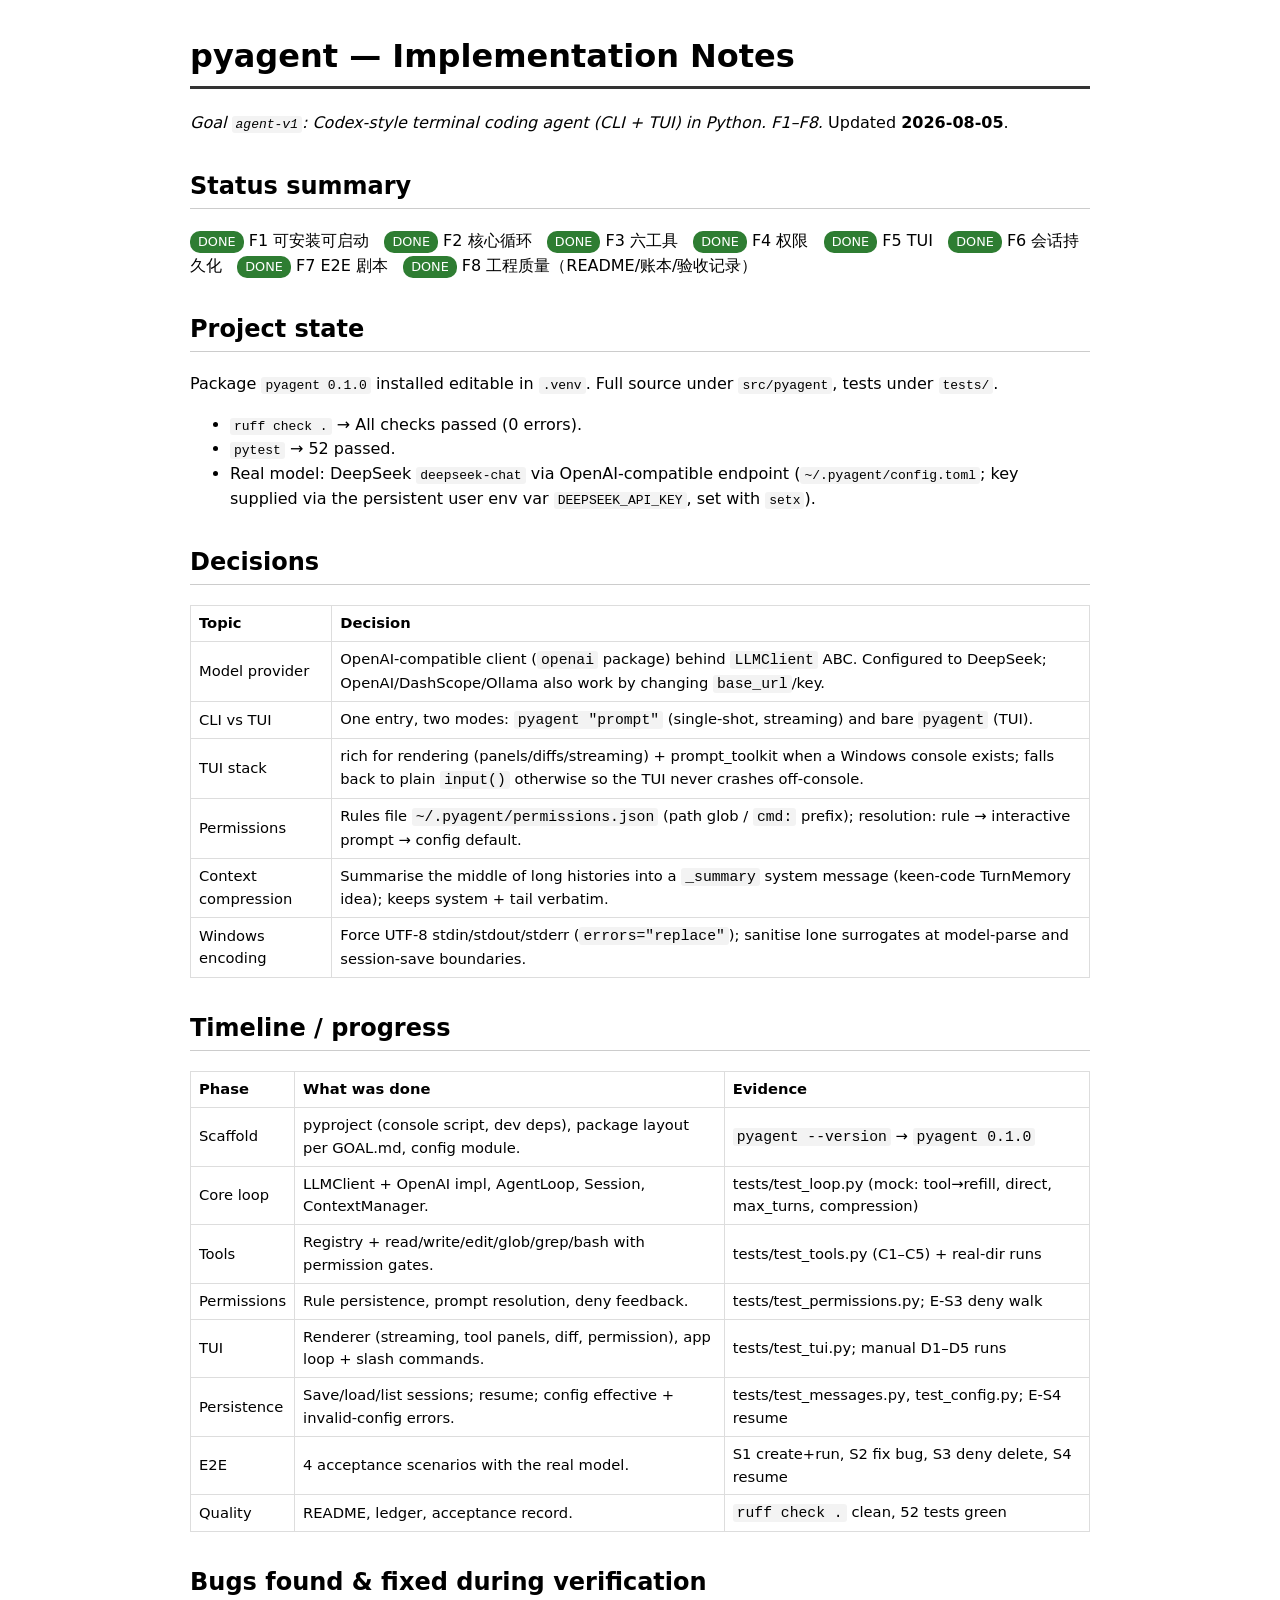
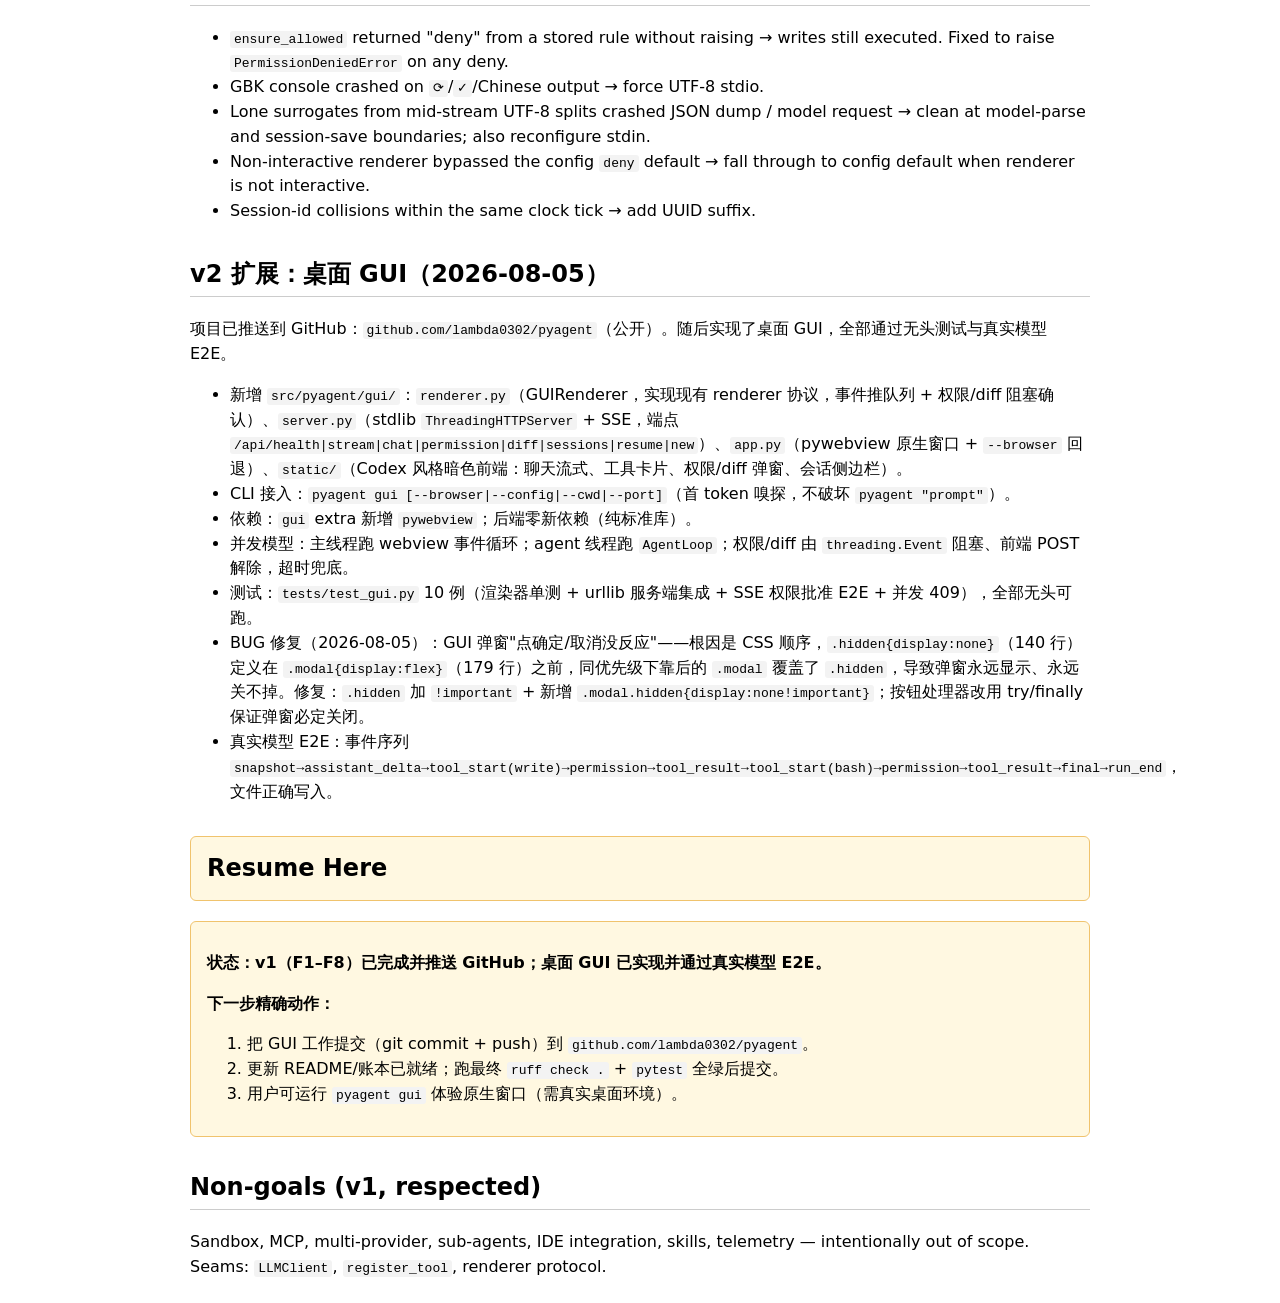
<file: implementation-notes.html>
<!DOCTYPE html>
<html lang="zh">
<head>
<meta charset="utf-8">
<title>pyagent — Implementation Notes (Agent Ledger)</title>
<style>
  body { font-family: system-ui, sans-serif; max-width: 900px; margin: 2rem auto; padding: 0 1rem; line-height: 1.55; }
  h1 { border-bottom: 3px solid #333; padding-bottom: .3rem; }
  h2 { margin-top: 2rem; border-bottom: 1px solid #ccc; padding-bottom: .2rem; }
  .status { display: inline-block; padding: 1px 8px; border-radius: 10px; font-size: .8rem; color: #fff; }
  .done { background: #2e7d32; } .doing { background: #e65100; } .blocked { background: #b71c1c; }
  table { border-collapse: collapse; width: 100%; } th, td { border: 1px solid #ddd; padding: 6px 8px; text-align: left; font-size: .92rem; }
  code { background: #f3f3f3; padding: 1px 4px; border-radius: 3px; }
  .resume { background: #fff8e1; border: 1px solid #f0c36d; padding: .8rem 1rem; border-radius: 6px; }
</style>
</head>
<body>

<h1>pyagent — Implementation Notes</h1>
<p><em>Goal <code>agent-v1</code>: Codex-style terminal coding agent (CLI + TUI) in Python. F1–F8.</em> Updated <strong>2026-08-05</strong>.</p>

<h2>Status summary</h2>
<p>
  <span class="status done">DONE</span> F1 可安装可启动 &nbsp;
  <span class="status done">DONE</span> F2 核心循环 &nbsp;
  <span class="status done">DONE</span> F3 六工具 &nbsp;
  <span class="status done">DONE</span> F4 权限 &nbsp;
  <span class="status done">DONE</span> F5 TUI &nbsp;
  <span class="status done">DONE</span> F6 会话持久化 &nbsp;
  <span class="status done">DONE</span> F7 E2E 剧本 &nbsp;
  <span class="status done">DONE</span> F8 工程质量（README/账本/验收记录）
</p>

<h2>Project state</h2>
<p>Package <code>pyagent 0.1.0</code> installed editable in <code>.venv</code>. Full source under <code>src/pyagent</code>, tests under <code>tests/</code>.</p>
<ul>
  <li><code>ruff check .</code> → All checks passed (0 errors).</li>
  <li><code>pytest</code> → 52 passed.</li>
  <li>Real model: DeepSeek <code>deepseek-chat</code> via OpenAI-compatible endpoint (<code>~/.pyagent/config.toml</code>; key supplied via the persistent user env var <code>DEEPSEEK_API_KEY</code>, set with <code>setx</code>).</li>
</ul>

<h2>Decisions</h2>
<table>
  <tr><th>Topic</th><th>Decision</th></tr>
  <tr><td>Model provider</td><td>OpenAI-compatible client (<code>openai</code> package) behind <code>LLMClient</code> ABC. Configured to DeepSeek; OpenAI/DashScope/Ollama also work by changing <code>base_url</code>/key.</td></tr>
  <tr><td>CLI vs TUI</td><td>One entry, two modes: <code>pyagent "prompt"</code> (single-shot, streaming) and bare <code>pyagent</code> (TUI).</td></tr>
  <tr><td>TUI stack</td><td>rich for rendering (panels/diffs/streaming) + prompt_toolkit when a Windows console exists; falls back to plain <code>input()</code> otherwise so the TUI never crashes off-console.</td></tr>
  <tr><td>Permissions</td><td>Rules file <code>~/.pyagent/permissions.json</code> (path glob / <code>cmd:</code> prefix); resolution: rule → interactive prompt → config default.</td></tr>
  <tr><td>Context compression</td><td>Summarise the middle of long histories into a <code>_summary</code> system message (keen-code TurnMemory idea); keeps system + tail verbatim.</td></tr>
  <tr><td>Windows encoding</td><td>Force UTF-8 stdin/stdout/stderr (<code>errors="replace"</code>); sanitise lone surrogates at model-parse and session-save boundaries.</td></tr>
</table>

<h2>Timeline / progress</h2>
<table>
  <tr><th>Phase</th><th>What was done</th><th>Evidence</th></tr>
  <tr><td>Scaffold</td><td>pyproject (console script, dev deps), package layout per GOAL.md, config module.</td><td><code>pyagent --version</code> → <code>pyagent 0.1.0</code></td></tr>
  <tr><td>Core loop</td><td>LLMClient + OpenAI impl, AgentLoop, Session, ContextManager.</td><td>tests/test_loop.py (mock: tool→refill, direct, max_turns, compression)</td></tr>
  <tr><td>Tools</td><td>Registry + read/write/edit/glob/grep/bash with permission gates.</td><td>tests/test_tools.py (C1–C5) + real-dir runs</td></tr>
  <tr><td>Permissions</td><td>Rule persistence, prompt resolution, deny feedback.</td><td>tests/test_permissions.py; E-S3 deny walk</td></tr>
  <tr><td>TUI</td><td>Renderer (streaming, tool panels, diff, permission), app loop + slash commands.</td><td>tests/test_tui.py; manual D1–D5 runs</td></tr>
  <tr><td>Persistence</td><td>Save/load/list sessions; resume; config effective + invalid-config errors.</td><td>tests/test_messages.py, test_config.py; E-S4 resume</td></tr>
  <tr><td>E2E</td><td>4 acceptance scenarios with the real model.</td><td>S1 create+run, S2 fix bug, S3 deny delete, S4 resume</td></tr>
  <tr><td>Quality</td><td>README, ledger, acceptance record.</td><td><code>ruff check .</code> clean, 52 tests green</td></tr>
</table>

<h2>Bugs found &amp; fixed during verification</h2>
<ul>
  <li><code>ensure_allowed</code> returned "deny" from a stored rule without raising → writes still executed. Fixed to raise <code>PermissionDeniedError</code> on any deny.</li>
  <li>GBK console crashed on <code>⟳</code>/<code>✓</code>/Chinese output → force UTF-8 stdio.</li>
  <li>Lone surrogates from mid-stream UTF-8 splits crashed JSON dump / model request → clean at model-parse and session-save boundaries; also reconfigure stdin.</li>
  <li>Non-interactive renderer bypassed the config <code>deny</code> default → fall through to config default when renderer is not interactive.</li>
  <li>Session-id collisions within the same clock tick → add UUID suffix.</li>
</ul>

<h2>v2 扩展：桌面 GUI（2026-08-05）</h2>
<p>项目已推送到 GitHub：<code>github.com/lambda0302/pyagent</code>（公开）。随后实现了桌面 GUI，全部通过无头测试与真实模型 E2E。</p>
<ul>
  <li>新增 <code>src/pyagent/gui/</code>：<code>renderer.py</code>（GUIRenderer，实现现有 renderer 协议，事件推队列 + 权限/diff 阻塞确认）、<code>server.py</code>（stdlib <code>ThreadingHTTPServer</code> + SSE，端点 <code>/api/health|stream|chat|permission|diff|sessions|resume|new</code>）、<code>app.py</code>（pywebview 原生窗口 + <code>--browser</code> 回退）、<code>static/</code>（Codex 风格暗色前端：聊天流式、工具卡片、权限/diff 弹窗、会话侧边栏）。</li>
  <li>CLI 接入：<code>pyagent gui [--browser|--config|--cwd|--port]</code>（首 token 嗅探，不破坏 <code>pyagent "prompt"</code>）。</li>
  <li>依赖：<code>gui</code> extra 新增 <code>pywebview</code>；后端零新依赖（纯标准库）。</li>
  <li>并发模型：主线程跑 webview 事件循环；agent 线程跑 <code>AgentLoop</code>；权限/diff 由 <code>threading.Event</code> 阻塞、前端 POST 解除，超时兜底。</li>
  <li>测试：<code>tests/test_gui.py</code> 10 例（渲染器单测 + urllib 服务端集成 + SSE 权限批准 E2E + 并发 409），全部无头可跑。</li>
  <li>BUG 修复（2026-08-05）：GUI 弹窗"点确定/取消没反应"——根因是 CSS 顺序，<code>.hidden{display:none}</code>（140 行）定义在 <code>.modal{display:flex}</code>（179 行）之前，同优先级下靠后的 <code>.modal</code> 覆盖了 <code>.hidden</code>，导致弹窗永远显示、永远关不掉。修复：<code>.hidden</code> 加 <code>!important</code> + 新增 <code>.modal.hidden{display:none!important}</code>；按钮处理器改用 try/finally 保证弹窗必定关闭。</li>
  <li>真实模型 E2E：事件序列 <code>snapshot→assistant_delta→tool_start(write)→permission→tool_result→tool_start(bash)→permission→tool_result→final→run_end</code>，文件正确写入。</li>
</ul>

<h2 class="resume">Resume Here</h2>
<div class="resume">
  <p><strong>状态：v1（F1–F8）已完成并推送 GitHub；桌面 GUI 已实现并通过真实模型 E2E。</strong></p>
  <p><strong>下一步精确动作：</strong></p>
  <ol>
    <li>把 GUI 工作提交（git commit + push）到 <code>github.com/lambda0302/pyagent</code>。</li>
    <li>更新 README/账本已就绪；跑最终 <code>ruff check .</code> + <code>pytest</code> 全绿后提交。</li>
    <li>用户可运行 <code>pyagent gui</code> 体验原生窗口（需真实桌面环境）。</li>
  </ol>
</div>

<h2>Non-goals (v1, respected)</h2>
<p>Sandbox, MCP, multi-provider, sub-agents, IDE integration, skills, telemetry — intentionally out of scope. Seams: <code>LLMClient</code>, <code>register_tool</code>, renderer protocol.</p>

</body>
</html>
</file>
